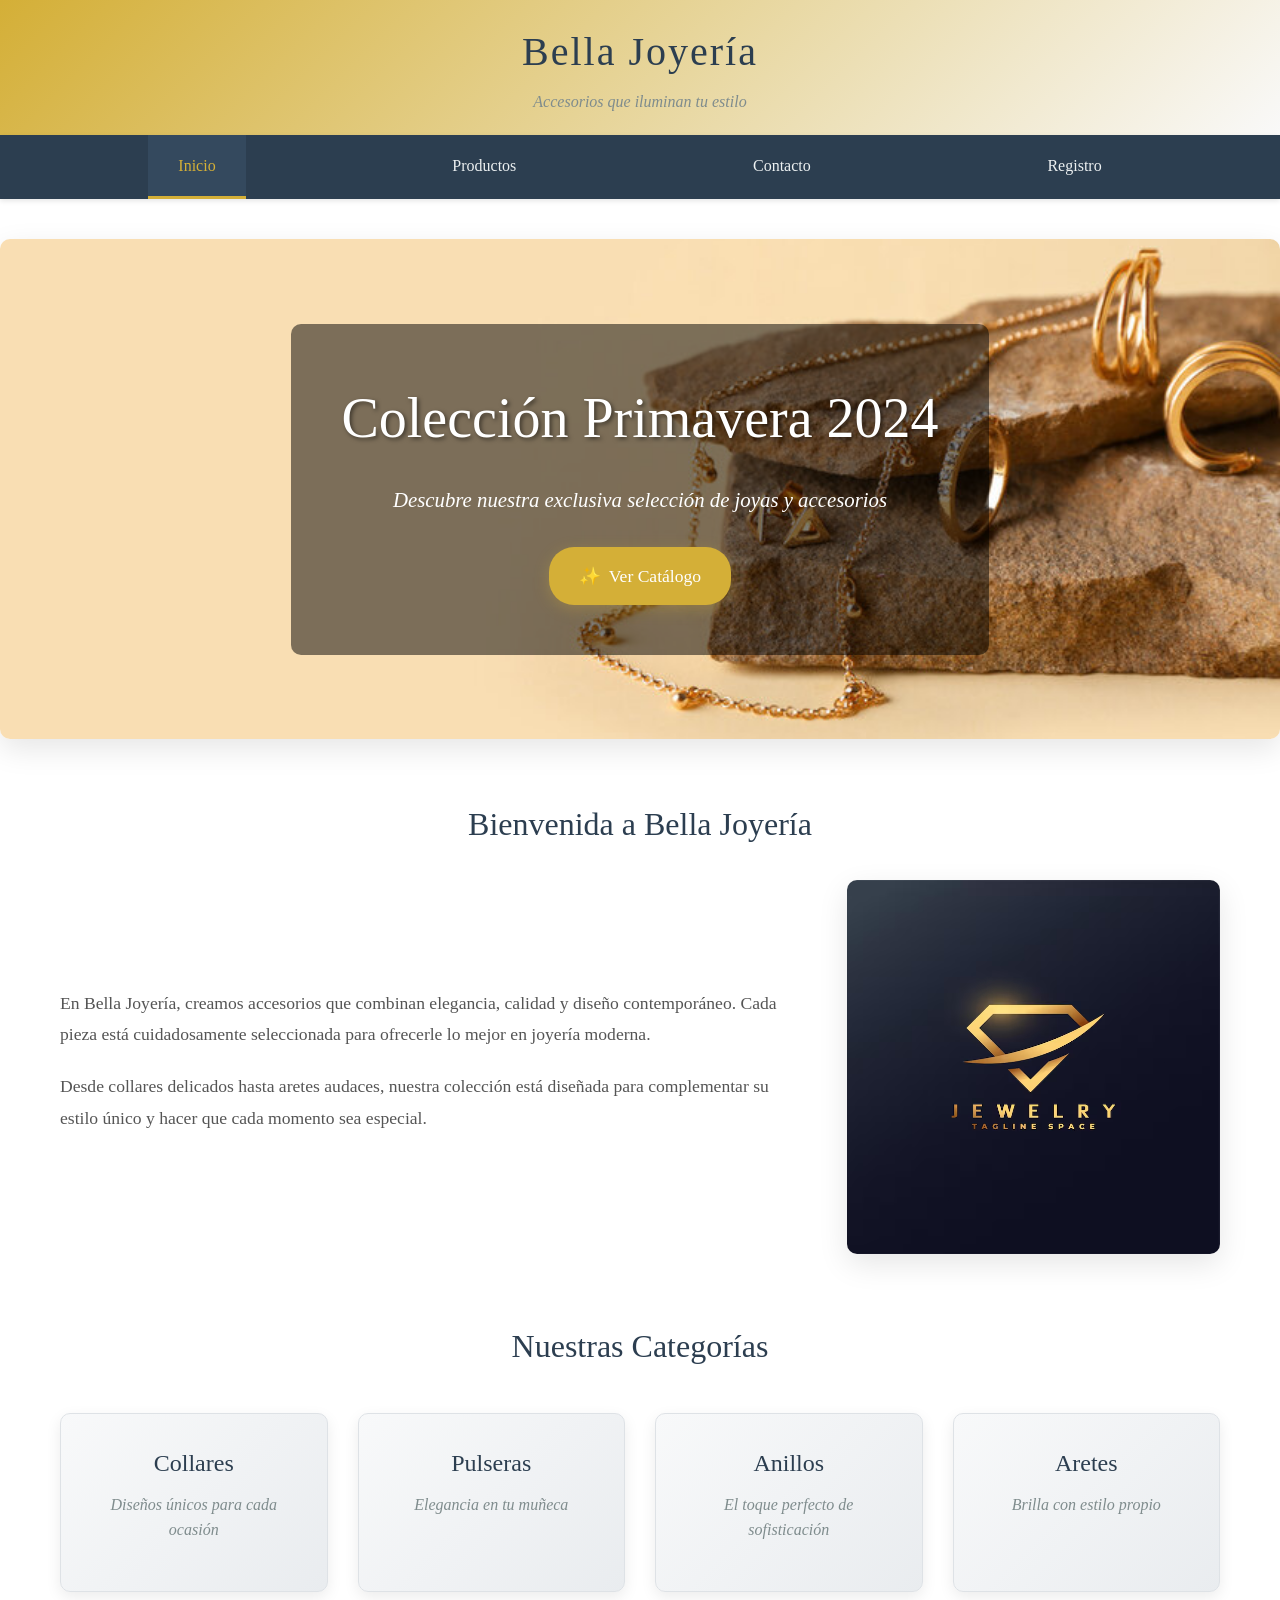
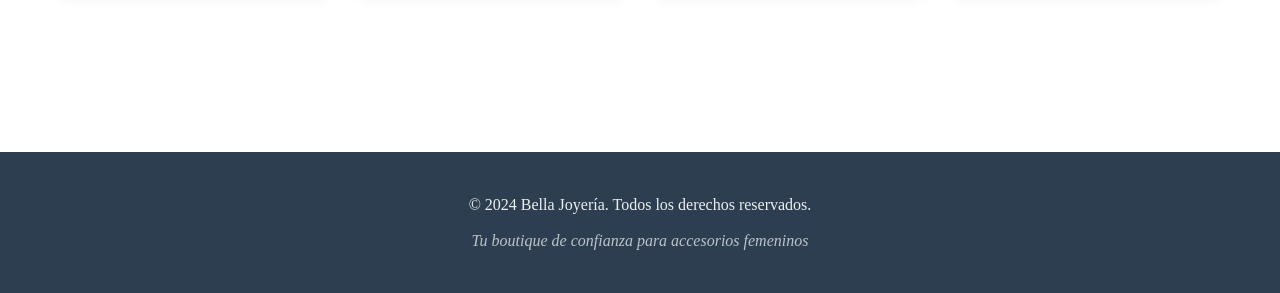
<file: index.html>
<!DOCTYPE html>
<html lang="es">
<head>
    <meta charset="UTF-8">
    <meta name="viewport" content="width=device-width, initial-scale=1.0">
    <title>Bella Joyería - Boutique de Accesorios Femeninos</title>
    <link rel="stylesheet" href="css/style.css">
    <link rel="stylesheet" href="css/responsive.css">
</head>
<body>
    <!-- Header con nombre de la boutique -->
    <header class="header">
        <div class="container">
            <h1 class="logo">Bella Joyería</h1>
            <p class="tagline">Accesorios que iluminan tu estilo</p>
        </div>
    </header>

    <!-- Navegación principal -->
    <nav class="nav">
        <div class="container">
            <ul class="nav-menu">
                <li><a href="index.html" class="nav-link active">Inicio</a></li>
                <li><a href="productos.html" class="nav-link">Productos</a></li>
                <li><a href="contacto.html" class="nav-link">Contacto</a></li>
                <li><a href="registro.html" class="nav-link">Registro</a></li>
            </ul>
        </div>
    </nav>

    <!-- Contenido principal -->
    <main class="main">
        <!-- Banner principal -->
        <section class="banner">
            <div class="banner-content">
                <img src="img/banner.jpg" alt="Banner de Bella Joyería" class="banner-image">
                <div class="banner-text">
                    <h2 class="banner-title">Colección Primavera 2024</h2>
                    <p class="banner-subtitle">Descubre nuestra exclusiva selección de joyas y accesorios</p>
                    <a href="productos.html" class="btn-primary">Ver Catálogo</a>
                </div>
            </div>
        </section>

        <!-- Sección introductoria -->
        <section class="intro">
            <div class="container">
                <h2 class="section-title">Bienvenida a Bella Joyería</h2>
                <div class="intro-content">
                    <div class="intro-text">
                        <p class="intro-description">
                            En Bella Joyería, creamos accesorios que combinan elegancia, calidad y diseño contemporáneo. 
                            Cada pieza está cuidadosamente seleccionada para ofrecerle lo mejor en joyería moderna.
                        </p>
                        <p class="intro-description">
                            Desde collares delicados hasta aretes audaces, nuestra colección está diseñada para 
                            complementar su estilo único y hacer que cada momento sea especial.
                        </p>
                    </div>
                    <div class="intro-image">
                        <img src="img/logooo.avif" alt="Nuestra boutique" class="perfil-img">
                    </div>
                </div>
            </div>
        </section>

        <!-- Sección de categorías destacadas -->
        <section class="categories">
            <div class="container">
                <h2 class="section-title">Nuestras Categorías</h2>
                <div class="categories-grid">
                    <div class="category-card">
                        <h3>Collares</h3>
                        <p>Diseños únicos para cada ocasión</p>
                    </div>
                    <div class="category-card">
                        <h3>Pulseras</h3>
                        <p>Elegancia en tu muñeca</p>
                    </div>
                    <div class="category-card">
                        <h3>Anillos</h3>
                        <p>El toque perfecto de sofisticación</p>
                    </div>
                    <div class="category-card">
                        <h3>Aretes</h3>
                        <p>Brilla con estilo propio</p>
                    </div>
                </div>
            </div>
        </section>
    </main>

    <!-- Footer -->
    <footer class="footer">
        <div class="container">
            <p>&copy; 2024 Bella Joyería. Todos los derechos reservados.</p>
            <p>Tu boutique de confianza para accesorios femeninos</p>
        </div>
    </footer>
</body>
</html>
</file>
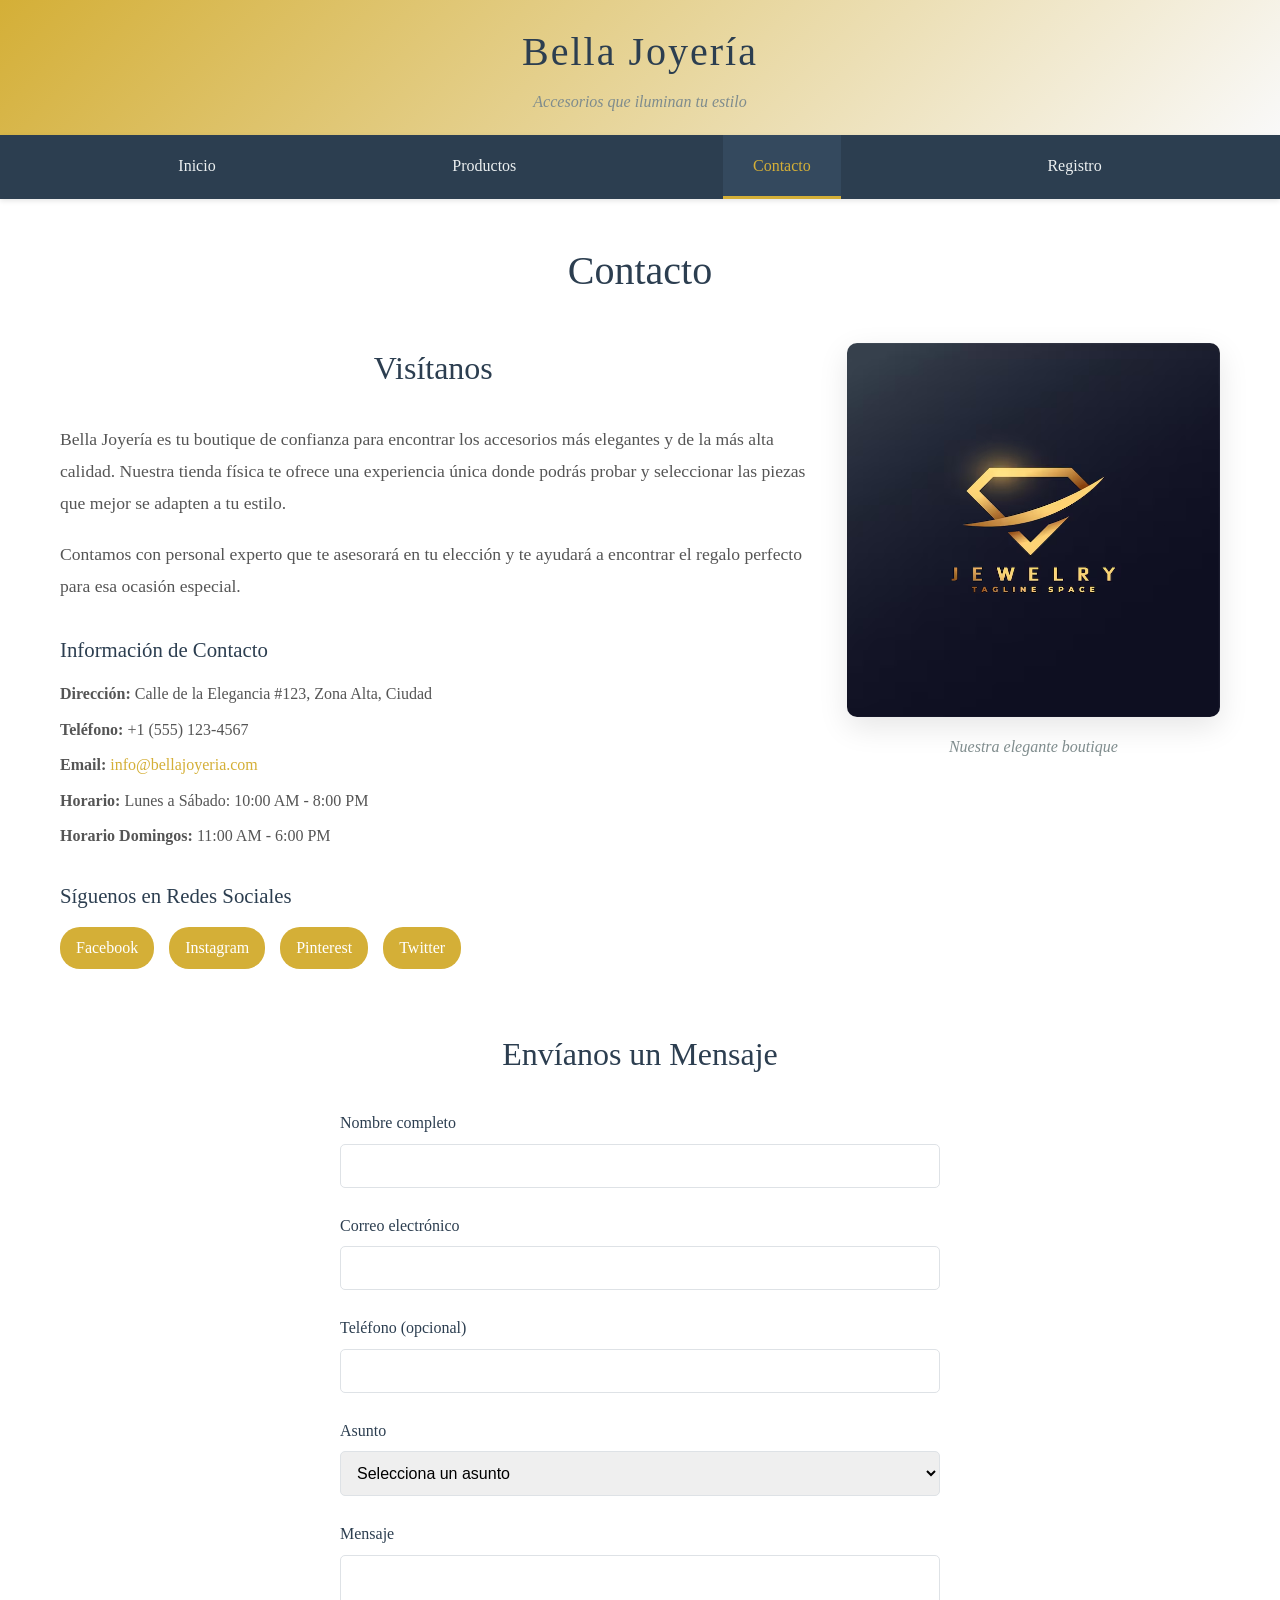
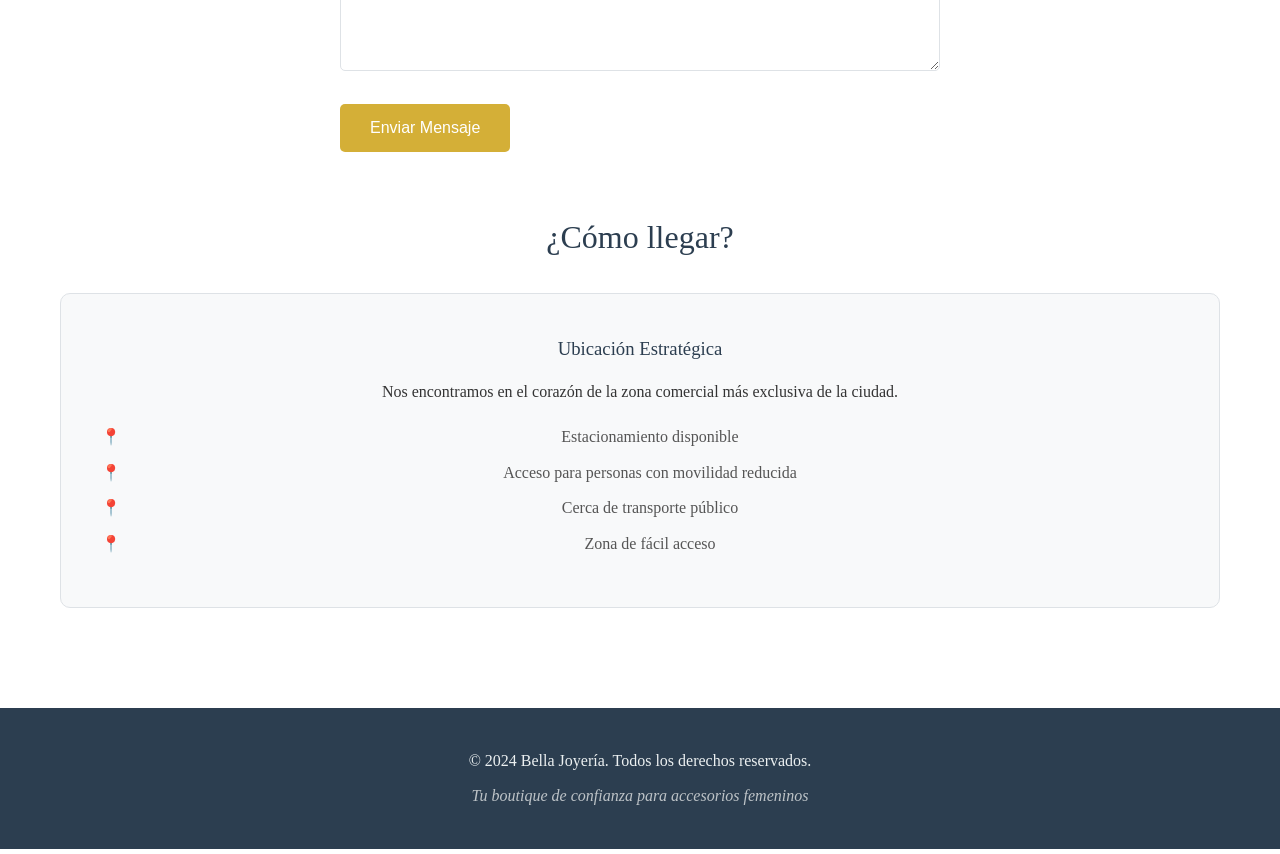
<file: contacto.html>
<!DOCTYPE html>
<html lang="es">
<head>
    <meta charset="UTF-8">
    <meta name="viewport" content="width=device-width, initial-scale=1.0">
    <title>Contacto - Bella Joyería</title>
    <link rel="stylesheet" href="css/style.css">
    <link rel="stylesheet" href="css/responsive.css">
</head>
<body>
    <!-- Header -->
    <header class="header">
        <div class="container">
            <h1 class="logo">Bella Joyería</h1>
            <p class="tagline">Accesorios que iluminan tu estilo</p>
        </div>
    </header>

    <!-- Navegación -->
    <nav class="nav">
        <div class="container">
            <ul class="nav-menu">
                <li><a href="index.html" class="nav-link">Inicio</a></li>
                <li><a href="productos.html" class="nav-link">Productos</a></li>
                <li><a href="contacto.html" class="nav-link active">Contacto</a></li>
                <li><a href="registro.html" class="nav-link">Registro</a></li>
            </ul>
        </div>
    </nav>

    <!-- Contenido principal -->
    <main class="main">
        <div class="container">
            <h1 class="page-title">Contacto</h1>
            
            <!-- Información de contacto -->
            <section class="contact-info">
                <div class="contact-content">
                    <div class="contact-text">
                        <h2 class="section-title">Visítanos</h2>
                        <p class="store-description">
                            Bella Joyería es tu boutique de confianza para encontrar los accesorios más elegantes 
                            y de la más alta calidad. Nuestra tienda física te ofrece una experiencia única donde 
                            podrás probar y seleccionar las piezas que mejor se adapten a tu estilo.
                        </p>
                        <p class="store-description">
                            Contamos con personal experto que te asesorará en tu elección y te ayudará a encontrar 
                            el regalo perfecto para esa ocasión especial.
                        </p>
                        
                        <div class="contact-details">
                            <h3>Información de Contacto</h3>
                            <ul class="contact-list">
                                <li><strong>Dirección:</strong> Calle de la Elegancia #123, Zona Alta, Ciudad</li>
                                <li><strong>Teléfono:</strong> +1 (555) 123-4567</li>
                                <li><strong>Email:</strong> <a href="mailto:info@bellajoyeria.com" class="email-link">info@bellajoyeria.com</a></li>
                                <li><strong>Horario:</strong> Lunes a Sábado: 10:00 AM - 8:00 PM</li>
                                <li><strong>Horario Domingos:</strong> 11:00 AM - 6:00 PM</li>
                            </ul>
                        </div>

                        <div class="social-media">
                            <h3>Síguenos en Redes Sociales</h3>
                            <div class="social-links">
                                <a href="#" class="social-link">Facebook</a>
                                <a href="#" class="social-link">Instagram</a>
                                <a href="#" class="social-link">Pinterest</a>
                                <a href="#" class="social-link">Twitter</a>
                            </div>
                        </div>
                    </div>

                    <div class="contact-image">
                        <img src="img/logooo.avif" alt="Nuestra boutique Bella Joyería" class="store-image">
                        <p class="image-caption">Nuestra elegante boutique</p>
                    </div>
                </div>
            </section>

            <!-- Formulario de contacto -->
            <section class="contact-form-section">
                <h2 class="section-title">Envíanos un Mensaje</h2>
                <form class="contact-form">
                    <div class="form-group">
                        <label for="name" class="form-label">Nombre completo</label>
                        <input type="text" id="name" name="name" class="form-input" required>
                    </div>

                    <div class="form-group">
                        <label for="email" class="form-label">Correo electrónico</label>
                        <input type="email" id="email" name="email" class="form-input" required>
                    </div>

                    <div class="form-group">
                        <label for="phone" class="form-label">Teléfono (opcional)</label>
                        <input type="tel" id="phone" name="phone" class="form-input">
                    </div>

                    <div class="form-group">
                        <label for="subject" class="form-label">Asunto</label>
                        <select id="subject" name="subject" class="form-input">
                            <option value="">Selecciona un asunto</option>
                            <option value="consulta">Consulta sobre productos</option>
                            <option value="pedido">Información de pedido</option>
                            <option value="sugerencia">Sugerencias</option>
                            <option value="otro">Otro</option>
                        </select>
                    </div>

                    <div class="form-group">
                        <label for="message" class="form-label">Mensaje</label>
                        <textarea id="message" name="message" class="form-textarea" rows="5" required></textarea>
                    </div>

                    <button type="submit" class="btn-submit">Enviar Mensaje</button>
                </form>
            </section>

            <!-- Mapa de ubicación -->
            <section class="map-section">
                <h2 class="section-title">¿Cómo llegar?</h2>
                <div class="map-placeholder">
                    <div class="map-content">
                        <h3>Ubicación Estratégica</h3>
                        <p>Nos encontramos en el corazón de la zona comercial más exclusiva de la ciudad.</p>
                        <ul class="directions">
                            <li>Estacionamiento disponible</li>
                            <li>Acceso para personas con movilidad reducida</li>
                            <li>Cerca de transporte público</li>
                            <li>Zona de fácil acceso</li>
                        </ul>
                    </div>
                </div>
            </section>
        </div>
    </main>

    <!-- Footer -->
    <footer class="footer">
        <div class="container">
            <p>&copy; 2024 Bella Joyería. Todos los derechos reservados.</p>
            <p>Tu boutique de confianza para accesorios femeninos</p>
        </div>
    </footer>
</body>
</html>
</file>
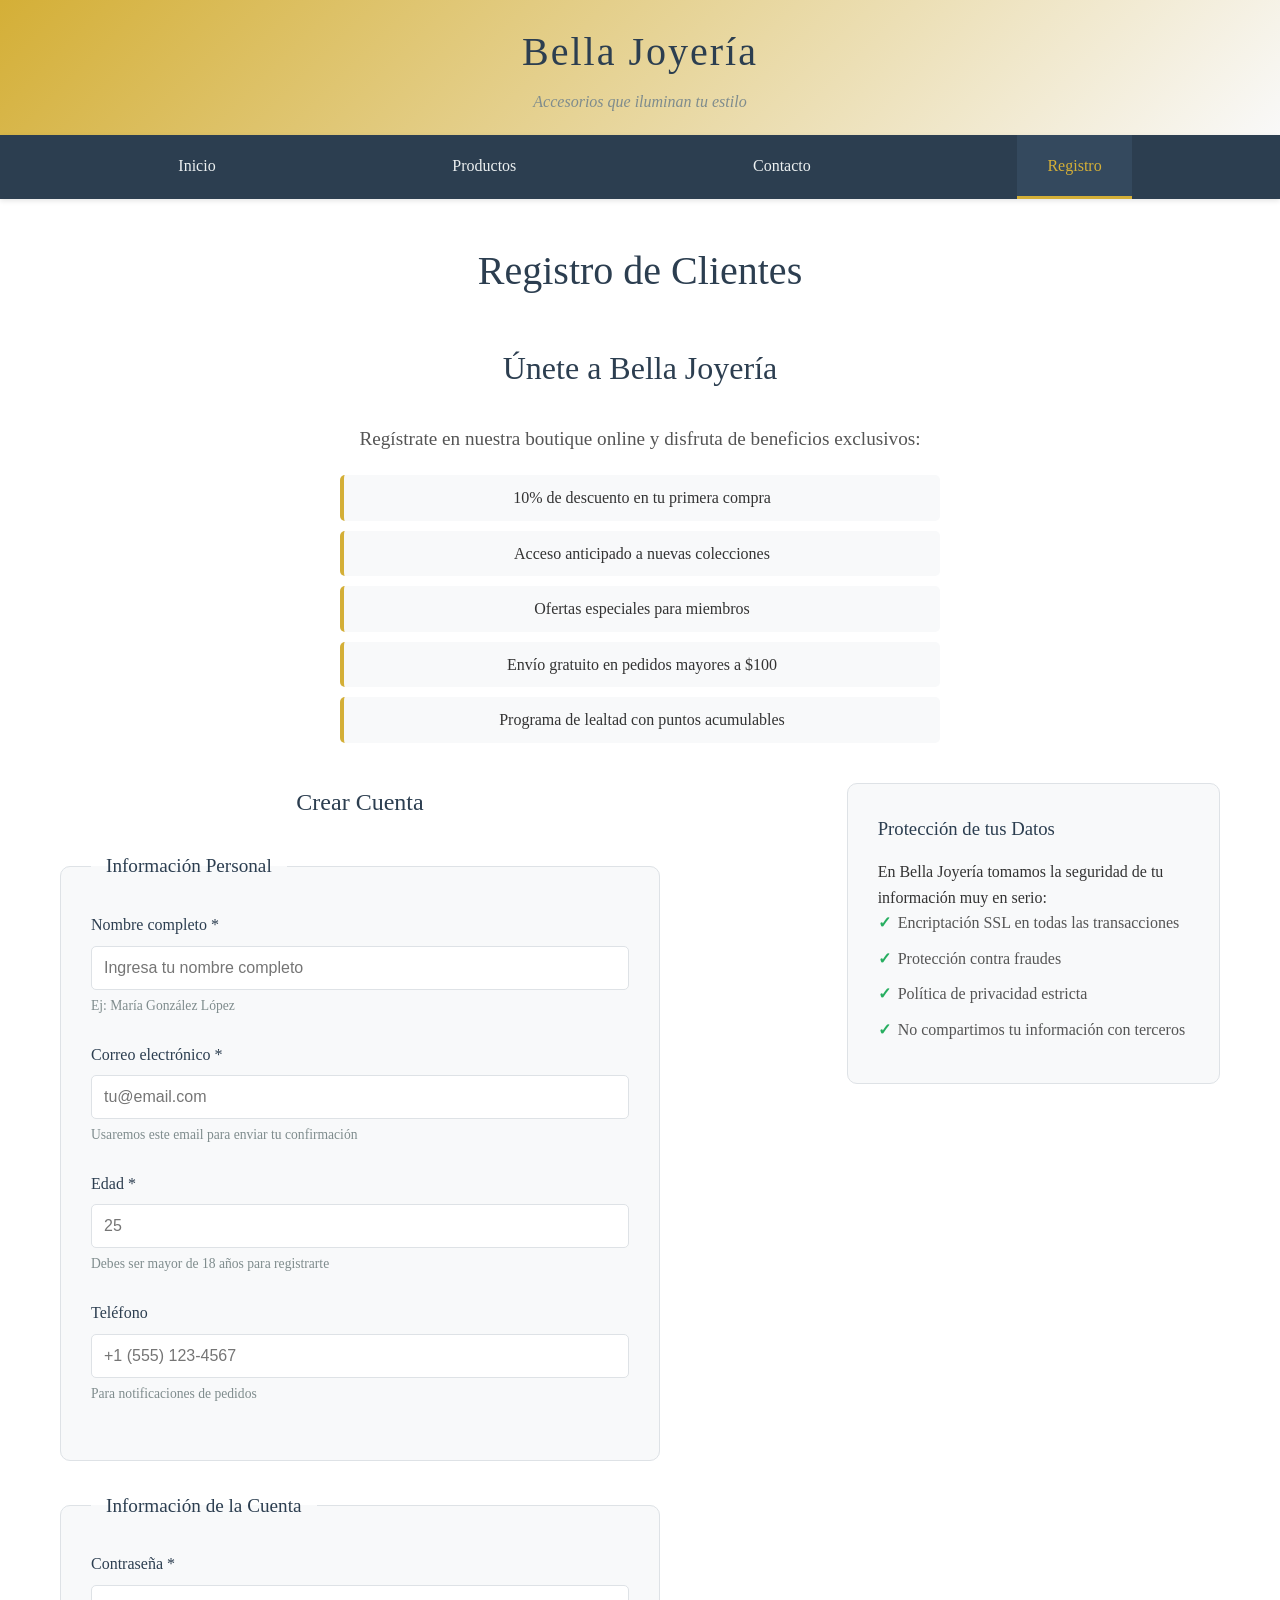
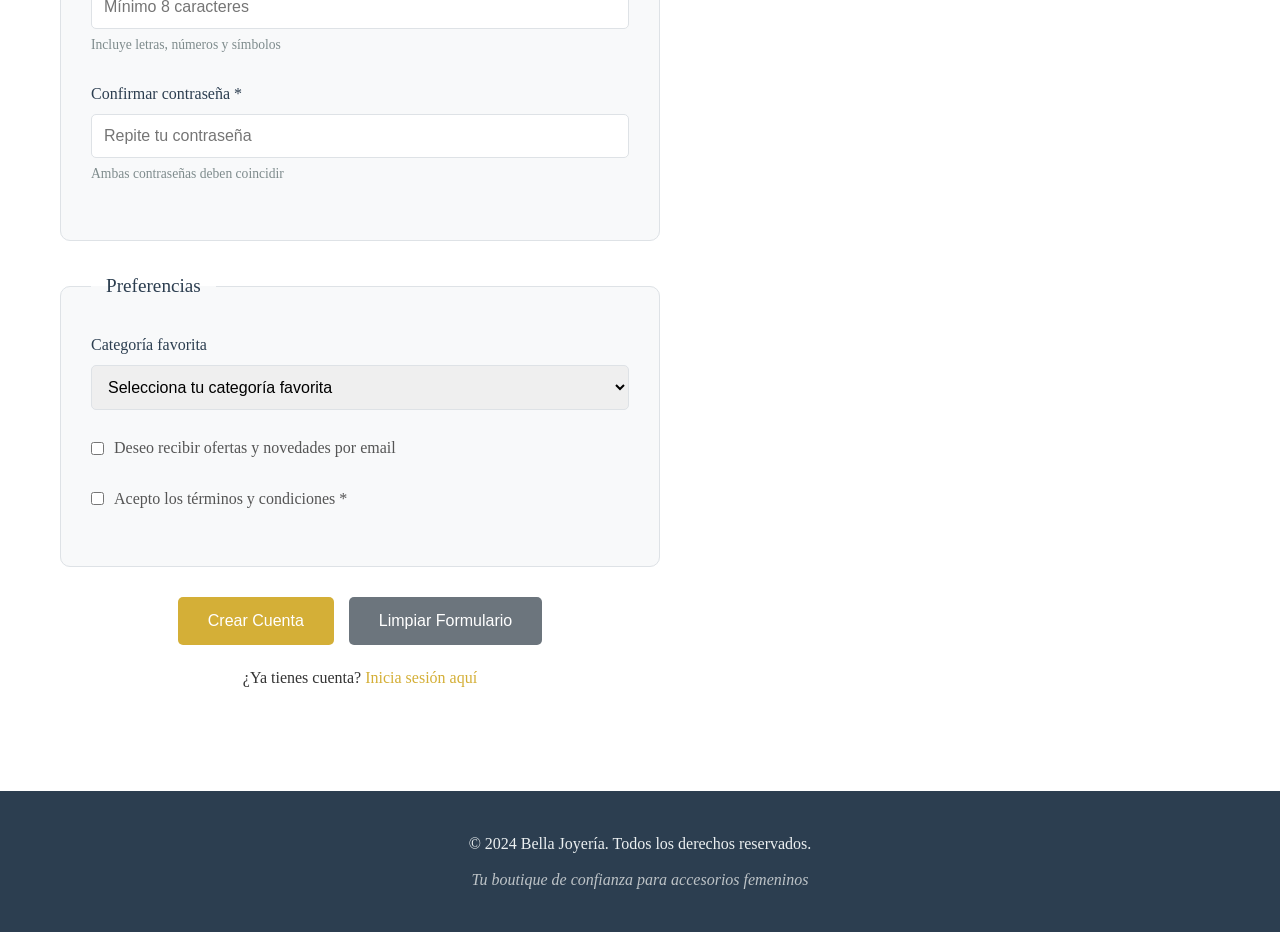
<file: registro.html>
<!DOCTYPE html>
<html lang="es">
<head>
    <meta charset="UTF-8">
    <meta name="viewport" content="width=device-width, initial-scale=1.0">
    <title>Registro - Bella Joyería</title>
    <link rel="stylesheet" href="css/style.css">
    <link rel="stylesheet" href="css/responsive.css">
</head>
<body>
    <!-- Header -->
    <header class="header">
        <div class="container">
            <h1 class="logo">Bella Joyería</h1>
            <p class="tagline">Accesorios que iluminan tu estilo</p>
        </div>
    </header>

    <!-- Navegación -->
    <nav class="nav">
        <div class="container">
            <ul class="nav-menu">
                <li><a href="index.html" class="nav-link">Inicio</a></li>
                <li><a href="productos.html" class="nav-link">Productos</a></li>
                <li><a href="contacto.html" class="nav-link">Contacto</a></li>
                <li><a href="registro.html" class="nav-link active">Registro</a></li>
            </ul>
        </div>
    </nav>

    <!-- Contenido principal -->
    <main class="main">
        <div class="container">
            <h1 class="page-title">Registro de Clientes</h1>
            
            <!-- Sección de bienvenida -->
            <section class="welcome-section">
                <div class="welcome-content">
                    <h2 class="section-title">Únete a Bella Joyería</h2>
                    <p class="welcome-text">
                        Regístrate en nuestra boutique online y disfruta de beneficios exclusivos:
                    </p>
                    <ul class="benefits-list">
                        <li>10% de descuento en tu primera compra</li>
                        <li>Acceso anticipado a nuevas colecciones</li>
                        <li>Ofertas especiales para miembros</li>
                        <li>Envío gratuito en pedidos mayores a $100</li>
                        <li>Programa de lealtad con puntos acumulables</li>
                    </ul>
                </div>
            </section>

            <!-- Formulario de registro -->
            <section class="registration-section">
                <div class="form-container">
                    <h2 class="form-title">Crear Cuenta</h2>
                    <form class="registration-form" id="registrationForm">
                        <!-- Información personal -->
                        <fieldset class="form-fieldset">
                            <legend class="fieldset-legend">Información Personal</legend>
                            
                            <div class="form-group">
                                <label for="nombre" class="form-label">Nombre completo *</label>
                                <input type="text" id="nombre" name="nombre" class="form-input" required 
                                       placeholder="Ingresa tu nombre completo">
                                <small class="form-help">Ej: María González López</small>
                            </div>

                            <div class="form-group">
                                <label for="email" class="form-label">Correo electrónico *</label>
                                <input type="email" id="email" name="email" class="form-input" required 
                                       placeholder="tu@email.com">
                                <small class="form-help">Usaremos este email para enviar tu confirmación</small>
                            </div>

                            <div class="form-group">
                                <label for="edad" class="form-label">Edad *</label>
                                <input type="number" id="edad" name="edad" class="form-input" required 
                                       min="18" max="100" placeholder="25">
                                <small class="form-help">Debes ser mayor de 18 años para registrarte</small>
                            </div>

                            <div class="form-group">
                                <label for="telefono" class="form-label">Teléfono</label>
                                <input type="tel" id="telefono" name="telefono" class="form-input" 
                                       placeholder="+1 (555) 123-4567">
                                <small class="form-help">Para notificaciones de pedidos</small>
                            </div>
                        </fieldset>

                        <!-- Información de la cuenta -->
                        <fieldset class="form-fieldset">
                            <legend class="fieldset-legend">Información de la Cuenta</legend>
                            
                            <div class="form-group">
                                <label for="password" class="form-label">Contraseña *</label>
                                <input type="password" id="password" name="password" class="form-input" required 
                                       minlength="8" placeholder="Mínimo 8 caracteres">
                                <small class="form-help">Incluye letras, números y símbolos</small>
                            </div>

                            <div class="form-group">
                                <label for="confirm_password" class="form-label">Confirmar contraseña *</label>
                                <input type="password" id="confirm_password" name="confirm_password" 
                                       class="form-input" required placeholder="Repite tu contraseña">
                                <small class="form-help">Ambas contraseñas deben coincidir</small>
                            </div>
                        </fieldset>

                        <!-- Preferencias -->
                        <fieldset class="form-fieldset">
                            <legend class="fieldset-legend">Preferencias</legend>
                            
                            <div class="form-group">
                                <label for="categoria_favorita" class="form-label">Categoría favorita</label>
                                <select id="categoria_favorita" name="categoria_favorita" class="form-input">
                                    <option value="">Selecciona tu categoría favorita</option>
                                    <option value="collares">Collares</option>
                                    <option value="pulseras">Pulseras</option>
                                    <option value="anillos">Anillos</option>
                                    <option value="aretes">Aretes</option>
                                    <option value="sets">Sets de Joyería</option>
                                </select>
                            </div>

                            <div class="form-group">
                                <label class="checkbox-label">
                                    <input type="checkbox" id="newsletter" name="newsletter" class="checkbox-input">
                                    <span class="checkbox-text">Deseo recibir ofertas y novedades por email</span>
                                </label>
                            </div>

                            <div class="form-group">
                                <label class="checkbox-label">
                                    <input type="checkbox" id="terminos" name="terminos" class="checkbox-input" required>
                                    <span class="checkbox-text">Acepto los términos y condiciones *</span>
                                </label>
                            </div>
                        </fieldset>

                        <!-- Botones de acción -->
                        <div class="form-actions">
                            <button type="submit" class="btn-submit">Crear Cuenta</button>
                            <button type="reset" class="btn-reset">Limpiar Formulario</button>
                        </div>

                        <div class="form-footer">
                            <p class="login-link">¿Ya tienes cuenta? <a href="#" class="link">Inicia sesión aquí</a></p>
                        </div>
                    </form>
                </div>

                <!-- Información de seguridad -->
                <div class="security-info">
                    <h3>Protección de tus Datos</h3>
                    <p>En Bella Joyería tomamos la seguridad de tu información muy en serio:</p>
                    <ul class="security-features">
                        <li>Encriptación SSL en todas las transacciones</li>
                        <li>Protección contra fraudes</li>
                        <li>Política de privacidad estricta</li>
                        <li>No compartimos tu información con terceros</li>
                    </ul>
                </div>
            </section>
        </div>
    </main>

    <!-- Footer -->
    <footer class="footer">
        <div class="container">
            <p>&copy; 2024 Bella Joyería. Todos los derechos reservados.</p>
            <p>Tu boutique de confianza para accesorios femeninos</p>
        </div>
    </footer>

    <!-- JavaScript para validación del formulario -->
    <script>
        document.getElementById('registrationForm').addEventListener('submit', function(e) {
            e.preventDefault();
            
            const password = document.getElementById('password').value;
            const confirmPassword = document.getElementById('confirm_password').value;
            
            if (password !== confirmPassword) {
                alert('Las contraseñas no coinciden. Por favor, verifica e intenta nuevamente.');
                return;
            }
            
            if (password.length < 8) {
                alert('La contraseña debe tener al menos 8 caracteres.');
                return;
            }
            
            alert('¡Registro exitoso! Bienvenida a Bella Joyería.');
            this.reset();
        });
    </script>
</body>
</html>
</file>
<file: css/style.css>
/* =================================
   ESTILOS GLOBALES
   ================================= */
* {
    margin: 0;
    padding: 0;
    box-sizing: border-box;
}

body {
    font-family: 'Georgia', serif;
    line-height: 1.6;
    color: #333;
    background-color: #fff;
}

.container {
    max-width: 1200px;
    margin: 0 auto;
    padding: 0 20px;
}

/* =================================
   HEADER
   ================================= */
.header {
    background: linear-gradient(135deg, #d4af37 0%, #f9f9f9 100%);
    padding: 20px 0;
    text-align: center;
    box-shadow: 0 2px 10px rgba(0,0,0,0.1);
}

.logo {
    font-size: 2.5rem;
    color: #2c3e50;
    font-weight: 300;
    letter-spacing: 2px;
    margin-bottom: 5px;
}

.tagline {
    font-size: 1rem;
    color: #7f8c8d;
    font-style: italic;
}

/* =================================
   NAVEGACIÓN
   ================================= */
.nav {
    background-color: #2c3e50;
    padding: 0;
    position: sticky;
    top: 0;
    z-index: 1000;
    box-shadow: 0 2px 5px rgba(0,0,0,0.1);
}

.nav-menu {
    display: flex;
    justify-content: center;
    list-style: none;
    margin: 0;
    padding: 0;
}

.nav-menu li {
    position: relative;
}

.nav-link {
    display: block;
    color: #ecf0f1;
    text-decoration: none;
    padding: 15px 25px;
    font-size: 1rem;
    transition: all 0.3s ease;
    border-bottom: 3px solid transparent;
}

.nav-link:hover {
    background-color: #34495e;
    color: #d4af37;
    border-bottom-color: #d4af37;
}

.nav-link.active {
    background-color: #34495e;
    border-bottom-color: #d4af37;
    color: #d4af37;
}

/* =================================
   MAIN
   ================================= */
.main {
    min-height: 60vh;
    padding: 40px 0;
}

.page-title {
    text-align: center;
    font-size: 2.5rem;
    color: #2c3e50;
    margin-bottom: 40px;
    font-weight: 300;
}

.section-title {
    font-size: 2rem;
    color: #2c3e50;
    margin-bottom: 30px;
    text-align: center;
    font-weight: 300;
}

/* =================================
   BANNER (INDEX)
   ================================= */
.banner {
    margin-bottom: 60px;
    position: relative;
    overflow: hidden;
    border-radius: 10px;
    box-shadow: 0 10px 30px rgba(0,0,0,0.1);
}

.banner-content {
    position: relative;
    display: flex;
    align-items: center;
    justify-content: center;
    min-height: 400px;
}

.banner-image {
    width: 100%;
    height: 400px;
    object-fit: cover;
    position: absolute;
    top: 0;
    left: 0;
    z-index: 1;
}

.banner-text {
    position: relative;
    z-index: 2;
    text-align: center;
    color: #fff;
    padding: 40px;
    background: rgba(0,0,0,0.5);
    border-radius: 10px;
    max-width: 600px;
}

.banner-title {
    font-size: 3rem;
    margin-bottom: 20px;
    font-weight: 300;
    text-shadow: 2px 2px 4px rgba(0,0,0,0.5);
}

.banner-subtitle {
    font-size: 1.2rem;
    margin-bottom: 30px;
    font-style: italic;
}

.btn-primary {
    display: inline-block;
    background-color: #d4af37;
    color: #fff;
    padding: 15px 30px;
    text-decoration: none;
    border-radius: 25px;
    font-size: 1.1rem;
    transition: all 0.3s ease;
    border: none;
    cursor: pointer;
    box-shadow: 0 4px 15px rgba(212, 175, 55, 0.3);
}

.btn-primary:hover {
    background-color: #b8941f;
    transform: translateY(-2px);
    box-shadow: 0 6px 20px rgba(212, 175, 55, 0.4);
}

/* =================================
   SECCIÓN INTRODUCTORIA (INDEX)
   ================================= */
.intro {
    margin-bottom: 60px;
}

.intro-content {
    display: flex;
    align-items: center;
    gap: 40px;
}

.intro-text {
    flex: 1;
}

.intro-description {
    font-size: 1.1rem;
    line-height: 1.8;
    margin-bottom: 20px;
    color: #555;
}

.intro-image {
    flex: 0 0 300px;
}

.perfil-img {
    width: 100%;
    height: auto;
    border-radius: 10px;
    box-shadow: 0 10px 30px rgba(0,0,0,0.1);
}

/* =================================
   CATEGORÍAS (INDEX)
   ================================= */
.categories {
    margin-bottom: 60px;
}

.categories-grid {
    display: grid;
    grid-template-columns: repeat(auto-fit, minmax(250px, 1fr));
    gap: 30px;
    margin-top: 40px;
}

.category-card {
    background: linear-gradient(135deg, #f8f9fa 0%, #e9ecef 100%);
    padding: 30px;
    border-radius: 10px;
    text-align: center;
    transition: all 0.3s ease;
    border: 1px solid #dee2e6;
    box-shadow: 0 5px 15px rgba(0,0,0,0.08);
}

.category-card:hover {
    transform: translateY(-5px);
    box-shadow: 0 10px 25px rgba(0,0,0,0.15);
    border-color: #d4af37;
}

.category-card h3 {
    font-size: 1.5rem;
    color: #2c3e50;
    margin-bottom: 10px;
    font-weight: 300;
}

.category-card p {
    color: #7f8c8d;
    font-style: italic;
}

/* =================================
   PRODUCTOS (PRODUCTOS.HTML)
   ================================= */
.categories-list {
    margin-bottom: 40px;
}

.categories-menu {
    display: flex;
    justify-content: center;
    list-style: none;
    flex-wrap: wrap;
    gap: 20px;
}

.category-link {
    display: inline-block;
    background-color: #f8f9fa;
    color: #2c3e50;
    padding: 10px 20px;
    text-decoration: none;
    border-radius: 20px;
    transition: all 0.3s ease;
    border: 1px solid #dee2e6;
}

.category-link:hover {
    background-color: #d4af37;
    color: #fff;
    transform: translateY(-2px);
}

/* Tabla de productos */
.products-table {
    width: 100%;
    border-collapse: collapse;
    margin: 40px 0;
    background-color: #fff;
    box-shadow: 0 5px 15px rgba(0,0,0,0.08);
    border-radius: 10px;
    overflow: hidden;
}

.products-table th,
.products-table td {
    padding: 15px;
    text-align: left;
    border-bottom: 1px solid #dee2e6;
}

.products-table th {
    background-color: #2c3e50;
    color: #fff;
    font-weight: 300;
    font-size: 1.1rem;
}

.products-table tr:hover {
    background-color: #f8f9fa;
}

.product-thumb {
    width: 60px;
    height: 60px;
    object-fit: cover;
    border-radius: 5px;
}

.price {
    font-weight: bold;
    color: #27ae60;
    font-size: 1.1rem;
}

.category-tag {
    background-color: #d4af37;
    color: #fff;
    padding: 4px 12px;
    border-radius: 15px;
    font-size: 0.9rem;
}

/* Grid de productos */
.products-grid-section {
    margin-top: 60px;
}

.products-grid {
    display: flex;
    flex-wrap: wrap;
    justify-content: center;
    gap: 30px;
    margin-top: 40px;
}

.product-card {
    background-color: #fff;
    border-radius: 10px;
    overflow: hidden;
    box-shadow: 0 10px 30px rgba(0,0,0,0.1);
    transition: all 0.3s ease;
    width: 300px;
    border: 1px solid #dee2e6;
}

.product-card:hover {
    transform: translateY(-10px);
    box-shadow: 0 15px 40px rgba(0,0,0,0.15);
}

.product-image {
    width: 100%;
    height: 250px;
    object-fit: cover;
}

.product-info {
    padding: 20px;
}

.product-name {
    font-size: 1.3rem;
    color: #2c3e50;
    margin-bottom: 10px;
    font-weight: 300;
}

.product-description {
    color: #7f8c8d;
    font-size: 0.95rem;
    margin-bottom: 15px;
    line-height: 1.6;
}

.product-price {
    font-size: 1.5rem;
    color: #27ae60;
    font-weight: bold;
    margin-bottom: 20px;
}

.btn-add-cart {
    width: 100%;
    background-color: #d4af37;
    color: #fff;
    padding: 12px;
    border: none;
    border-radius: 5px;
    cursor: pointer;
    font-size: 1rem;
    transition: all 0.3s ease;
}

.btn-add-cart:hover {
    background-color: #b8941f;
    transform: translateY(-2px);
}

/* =================================
   CONTACTO (CONTACTO.HTML)
   ================================= */
.contact-info {
    margin-bottom: 60px;
}

.contact-content {
    display: flex;
    gap: 40px;
    align-items: flex-start;
}

.contact-text {
    flex: 1;
}

.store-description {
    font-size: 1.1rem;
    line-height: 1.8;
    margin-bottom: 20px;
    color: #555;
}

.contact-details {
    margin: 30px 0;
}

.contact-details h3 {
    color: #2c3e50;
    margin-bottom: 15px;
    font-size: 1.3rem;
    font-weight: 300;
}

.contact-list {
    list-style: none;
}

.contact-list li {
    margin-bottom: 10px;
    color: #555;
}

.email-link {
    color: #d4af37;
    text-decoration: none;
}

.email-link:hover {
    text-decoration: underline;
}

.social-media h3 {
    color: #2c3e50;
    margin-bottom: 15px;
    font-size: 1.3rem;
    font-weight: 300;
}

.social-links {
    display: flex;
    gap: 15px;
}

.social-link {
    background-color: #d4af37;
    color: #fff;
    padding: 8px 16px;
    text-decoration: none;
    border-radius: 20px;
    transition: all 0.3s ease;
}

.social-link:hover {
    background-color: #b8941f;
    transform: translateY(-2px);
}

.contact-image {
    flex: 0 0 300px;
}

.store-image {
    width: 100%;
    height: auto;
    border-radius: 10px;
    box-shadow: 0 10px 30px rgba(0,0,0,0.1);
}

.image-caption {
    text-align: center;
    margin-top: 10px;
    color: #7f8c8d;
    font-style: italic;
}

/* Formulario de contacto */
.contact-form-section {
    margin-bottom: 60px;
}

.contact-form {
    max-width: 600px;
    margin: 0 auto;
}

/* =================================
   FORMULARIOS (REGISTRO.HTML)
   ================================= */
.welcome-section {
    margin-bottom: 40px;
}

.welcome-text {
    font-size: 1.2rem;
    color: #555;
    margin-bottom: 20px;
    text-align: center;
}

.benefits-list {
    max-width: 600px;
    margin: 0 auto;
    list-style: none;
    text-align: center;
}

.benefits-list li {
    margin-bottom: 10px;
    padding: 10px;
    background-color: #f8f9fa;
    border-radius: 5px;
    border-left: 4px solid #d4af37;
}

.registration-section {
    display: flex;
    gap: 40px;
    align-items: flex-start;
}

.form-container {
    flex: 1;
    max-width: 600px;
}

.form-title {
    text-align: center;
    color: #2c3e50;
    margin-bottom: 30px;
    font-weight: 300;
}

.form-fieldset {
    border: 1px solid #dee2e6;
    border-radius: 10px;
    padding: 30px;
    margin-bottom: 30px;
    background-color: #f8f9fa;
}

.fieldset-legend {
    color: #2c3e50;
    font-size: 1.2rem;
    font-weight: 300;
    padding: 0 15px;
}

.form-group {
    margin-bottom: 25px;
}

.form-label {
    display: block;
    color: #2c3e50;
    font-weight: 300;
    margin-bottom: 8px;
    font-size: 1rem;
}

.form-input {
    width: 100%;
    padding: 12px;
    border: 1px solid #dee2e6;
    border-radius: 5px;
    font-size: 1rem;
    transition: border-color 0.3s ease;
}

.form-input:focus {
    outline: none;
    border-color: #d4af37;
    box-shadow: 0 0 0 3px rgba(212, 175, 55, 0.1);
}

.form-textarea {
    width: 100%;
    padding: 12px;
    border: 1px solid #dee2e6;
    border-radius: 5px;
    font-size: 1rem;
    resize: vertical;
    transition: border-color 0.3s ease;
}

.form-textarea:focus {
    outline: none;
    border-color: #d4af37;
    box-shadow: 0 0 0 3px rgba(212, 175, 55, 0.1);
}

.form-help {
    display: block;
    color: #7f8c8d;
    font-size: 0.85rem;
    margin-top: 5px;
}

.checkbox-label {
    display: flex;
    align-items: center;
    cursor: pointer;
    margin-bottom: 15px;
}

.checkbox-input {
    margin-right: 10px;
}

.checkbox-text {
    color: #555;
}

.form-actions {
    display: flex;
    gap: 15px;
    justify-content: center;
    margin-top: 30px;
}

.btn-submit {
    background-color: #d4af37;
    color: #fff;
    padding: 15px 30px;
    border: none;
    border-radius: 5px;
    cursor: pointer;
    font-size: 1rem;
    transition: all 0.3s ease;
}

.btn-submit:hover {
    background-color: #b8941f;
    transform: translateY(-2px);
}

.btn-reset {
    background-color: #6c757d;
    color: #fff;
    padding: 15px 30px;
    border: none;
    border-radius: 5px;
    cursor: pointer;
    font-size: 1rem;
    transition: all 0.3s ease;
}

.btn-reset:hover {
    background-color: #5a6268;
    transform: translateY(-2px);
}

.form-footer {
    text-align: center;
    margin-top: 20px;
}

.link {
    color: #d4af37;
    text-decoration: none;
}

.link:hover {
    text-decoration: underline;
}

.security-info {
    flex: 0 0 300px;
    background-color: #f8f9fa;
    padding: 30px;
    border-radius: 10px;
    border: 1px solid #dee2e6;
}

.security-info h3 {
    color: #2c3e50;
    margin-bottom: 15px;
    font-weight: 300;
}

.security-features {
    list-style: none;
}

.security-features li {
    margin-bottom: 10px;
    padding-left: 20px;
    position: relative;
    color: #555;
}

.security-features li::before {
    content: "✓";
    position: absolute;
    left: 0;
    color: #27ae60;
    font-weight: bold;
}

/* =================================
   SECCIÓN MAPA (CONTACTO.HTML)
   ================================= */
.map-section {
    margin-top: 60px;
}

.map-placeholder {
    background-color: #f8f9fa;
    padding: 40px;
    border-radius: 10px;
    text-align: center;
    border: 1px solid #dee2e6;
}

.map-content h3 {
    color: #2c3e50;
    margin-bottom: 15px;
    font-weight: 300;
}

.directions {
    list-style: none;
    margin-top: 20px;
}

.directions li {
    margin-bottom: 10px;
    padding-left: 20px;
    position: relative;
    color: #555;
}

.directions li::before {
    content: "📍";
    position: absolute;
    left: 0;
}

/* =================================
   FOOTER
   ================================= */
.footer {
    background-color: #2c3e50;
    color: #ecf0f1;
    text-align: center;
    padding: 30px 0;
    margin-top: 60px;
}

.footer p {
    margin-bottom: 10px;
}

.footer p:last-child {
    margin-bottom: 0;
    font-style: italic;
    color: #bdc3c7;
}

/* =================================
   PSEUDO-CLASES Y PSEUDO-ELEMENTOS
   ================================= */
.nav-link:first-child {
    border-left: none;
}

.product-card:first-child {
    margin-left: 0;
}

.category-card::after {
    content: "";
    display: block;
    width: 50px;
    height: 3px;
    background-color: #d4af37;
    margin: 15px auto 0;
    border-radius: 2px;
    opacity: 0;
    transition: opacity 0.3s ease;
}

.category-card:hover::after {
    opacity: 1;
}

.btn-primary::before {
    content: "✨";
    margin-right: 8px;
}

.product-card::before {
    content: "";
    position: absolute;
    top: 0;
    left: 0;
    right: 0;
    height: 4px;
    background: linear-gradient(90deg, #d4af37, #f9f9f9);
    opacity: 0;
    transition: opacity 0.3s ease;
}

.product-card:hover::before {
    opacity: 1;
}
</file>
<file: css/responsive.css>
/* =================================
   RESPONSIVE DESIGN
   ================================= */

/* =================================
   MÓVIL (<768px)
   ================================= */
@media screen and (max-width: 767px) {
    /* Container */
    .container {
        padding: 0 15px;
    }

    /* Header */
    .logo {
        font-size: 2rem;
    }

    .tagline {
        font-size: 0.9rem;
    }

    /* Navegación - Menú vertical */
    .nav-menu {
        flex-direction: column;
        align-items: center;
    }

    .nav-link {
        width: 100%;
        text-align: center;
        padding: 12px 20px;
        border-bottom: 1px solid rgba(255,255,255,0.1);
    }

    .nav-link:hover {
        border-bottom-color: transparent;
    }

    /* Main */
    .main {
        padding: 20px 0;
    }

    .page-title {
        font-size: 2rem;
        margin-bottom: 30px;
    }

    .section-title {
        font-size: 1.5rem;
        margin-bottom: 20px;
    }

    /* Banner */
    .banner-content {
        min-height: 300px;
    }

    .banner-image {
        height: 300px;
    }

    .banner-text {
        padding: 20px;
        margin: 10px;
    }

    .banner-title {
        font-size: 2rem;
        margin-bottom: 15px;
    }

    .banner-subtitle {
        font-size: 1rem;
        margin-bottom: 20px;
    }

    .btn-primary {
        padding: 12px 25px;
        font-size: 1rem;
    }

    /* Sección introductoria */
    .intro-content {
        flex-direction: column;
        gap: 30px;
    }

    .intro-text {
        order: 2;
    }

    .intro-image {
        order: 1;
        flex: 1;
        max-width: 100%;
    }

    .intro-description {
        font-size: 1rem;
    }

    /* Categorías */
    .categories-grid {
        grid-template-columns: 1fr;
        gap: 20px;
        margin-top: 30px;
    }

    .category-card {
        padding: 20px;
    }

    /* Productos */
    .categories-menu {
        flex-direction: column;
        align-items: center;
        gap: 10px;
    }

    .category-link {
        width: 200px;
        text-align: center;
    }

    /* Tabla de productos - versión móvil */
    .products-table {
        display: block;
        overflow-x: auto;
        white-space: nowrap;
        font-size: 0.9rem;
    }

    .products-table th,
    .products-table td {
        padding: 10px;
        font-size: 0.85rem;
    }

    .product-thumb {
        width: 40px;
        height: 40px;
    }

    /* Grid de productos - 1 columna */
    .products-grid {
        flex-direction: column;
        align-items: center;
        gap: 20px;
    }

    .product-card {
        width: 100%;
        max-width: 350px;
    }

    .product-image {
        height: 200px;
    }

    .product-info {
        padding: 15px;
    }

    .product-name {
        font-size: 1.2rem;
    }

    .product-description {
        font-size: 0.9rem;
    }

    .product-price {
        font-size: 1.3rem;
    }

    /* Contacto */
    .contact-content {
        flex-direction: column;
        gap: 30px;
    }

    .contact-text {
        order: 2;
    }

    .contact-image {
        order: 1;
        flex: 1;
        max-width: 100%;
    }

    .social-links {
        flex-wrap: wrap;
        justify-content: center;
    }

    /* Formularios */
    .registration-section {
        flex-direction: column;
        gap: 30px;
    }

    .form-container {
        max-width: 100%;
    }

    .form-fieldset {
        padding: 20px;
    }

    .form-actions {
        flex-direction: column;
        align-items: center;
    }

    .btn-submit,
    .btn-reset {
        width: 100%;
        max-width: 300px;
    }

    .security-info {
        flex: 1;
        max-width: 100%;
    }

    /* Mapa */
    .map-placeholder {
        padding: 30px 20px;
    }

    /* Imágenes fluidas */
    img {
        max-width: 100%;
        height: auto;
    }

    /* Sin scroll horizontal */
    body {
        overflow-x: hidden;
    }

    /* Footer */
    .footer {
        padding: 20px 0;
    }

    .footer p {
        font-size: 0.9rem;
    }
}

/* =================================
   TABLET (768px - 1023px)
   ================================= */
@media screen and (min-width: 768px) and (max-width: 1023px) {
    /* Container */
    .container {
        padding: 0 20px;
    }

    /* Header */
    .logo {
        font-size: 2.2rem;
    }

    /* Banner */
    .banner-title {
        font-size: 2.5rem;
    }

    /* Sección introductoria */
    .intro-content {
        gap: 30px;
    }

    .intro-image {
        flex: 0 0 250px;
    }

    /* Categorías - 2 columnas */
    .categories-grid {
        grid-template-columns: repeat(2, 1fr);
        gap: 25px;
    }

    /* Productos - 2 columnas */
    .products-grid {
        gap: 25px;
    }

    .product-card {
        width: calc(50% - 12.5px);
    }

    /* Tabla de productos */
    .products-table {
        font-size: 0.95rem;
    }

    .products-table th,
    .products-table td {
        padding: 12px;
    }

    /* Contacto */
    .contact-content {
        gap: 30px;
    }

    .contact-image {
        flex: 0 0 250px;
    }

    /* Formularios */
    .registration-section {
        gap: 30px;
    }

    .security-info {
        flex: 0 0 250px;
    }

    /* Categorías menú */
    .categories-menu {
        gap: 15px;
    }

    .category-link {
        padding: 8px 16px;
        font-size: 0.95rem;
    }
}

/* =================================
   DESKTOP (≥1024px)
   ================================= */
@media screen and (min-width: 1024px) {
    /* CSS Grid para múltiples columnas */
    .categories-grid {
        grid-template-columns: repeat(4, 1fr);
        gap: 30px;
    }

    .products-grid {
        display: grid;
        grid-template-columns: repeat(3, 1fr);
        gap: 30px;
    }

    .product-card {
        width: 100%;
    }

    /* Layout avanzado con CSS Grid */
    .intro-content {
        display: grid;
        grid-template-columns: 2fr 1fr;
        gap: 40px;
        align-items: center;
    }

    .contact-content {
        display: grid;
        grid-template-columns: 2fr 1fr;
        gap: 40px;
        align-items: start;
    }

    .registration-section {
        display: grid;
        grid-template-columns: 2fr 1fr;
        gap: 40px;
        align-items: start;
    }

    /* Navegación horizontal mejorada */
    .nav-menu {
        justify-content: space-around;
    }

    .nav-link {
        padding: 18px 30px;
    }

    /* Banner mejorado */
    .banner-content {
        min-height: 500px;
    }

    .banner-image {
        height: 500px;
    }

    .banner-text {
        padding: 50px;
        max-width: 700px;
    }

    .banner-title {
        font-size: 3.5rem;
    }

    .banner-subtitle {
        font-size: 1.3rem;
    }

    /* Efectos hover mejorados */
    .product-card {
        transition: all 0.4s ease;
    }

    .product-card:hover {
        transform: translateY(-15px) scale(1.02);
    }

    .category-card {
        transition: all 0.4s ease;
    }

    .category-card:hover {
        transform: translateY(-8px) scale(1.02);
    }

    /* Formularios mejorados */
    .form-fieldset {
        transition: box-shadow 0.3s ease;
    }

    .form-fieldset:hover {
        box-shadow: 0 5px 20px rgba(0,0,0,0.1);
    }

    /* Tabla mejorada */
    .products-table {
        font-size: 1rem;
    }

    .products-table th,
    .products-table td {
        padding: 18px;
    }

    /* Footer mejorado */
    .footer {
        padding: 40px 0;
    }
}

/* =================================
   LARGE DESKTOP (≥1440px)
   ================================= */
@media screen and (min-width: 1440px) {
    .container {
        max-width: 1400px;
    }

    .categories-grid {
        grid-template-columns: repeat(4, 1fr);
        gap: 40px;
    }

    .products-grid {
        grid-template-columns: repeat(4, 1fr);
        gap: 40px;
    }

    .logo {
        font-size: 3rem;
    }

    .page-title {
        font-size: 3rem;
    }

    .section-title {
        font-size: 2.5rem;
    }
}

/* =================================
   ORIENTACIÓN LANDSCAPE PARA MÓVIL
   ================================= */
@media screen and (max-width: 767px) and (orientation: landscape) {
    .banner-content {
        min-height: 250px;
    }

    .banner-image {
        height: 250px;
    }

    .banner-text {
        padding: 15px;
    }

    .banner-title {
        font-size: 1.8rem;
    }

    .banner-subtitle {
        font-size: 0.9rem;
    }

    .intro-content {
        flex-direction: row;
        gap: 20px;
    }

    .intro-text {
        flex: 2;
    }

    .intro-image {
        flex: 1;
    }
}

/* =================================
   IMPRESIÓN
   ================================= */
@media print {
    .nav,
    .footer,
    .btn-primary,
    .btn-add-cart,
    .btn-submit,
    .btn-reset {
        display: none;
    }

    body {
        font-size: 12pt;
        line-height: 1.4;
        color: #000;
        background: #fff;
    }

    .header {
        background: none;
        border-bottom: 1px solid #000;
        margin-bottom: 20px;
    }

    .logo {
        color: #000;
        font-size: 24pt;
    }

    .page-title {
        font-size: 18pt;
        color: #000;
    }

    .product-card {
        break-inside: avoid;
        border: 1px solid #ccc;
        margin-bottom: 20px;
    }

    .products-grid {
        grid-template-columns: repeat(2, 1fr);
        gap: 20px;
    }
}

/* =================================
   ACCESIBILIDAD - REDUCE MOTION
   ================================= */
@media (prefers-reduced-motion: reduce) {
    * {
        animation-duration: 0.01ms !important;
        animation-iteration-count: 1 !important;
        transition-duration: 0.01ms !important;
    }

    .product-card:hover,
    .category-card:hover,
    .btn-primary:hover,
    .nav-link:hover {
        transform: none;
    }
}

/* =================================
   MODO OSCULO (si el navegador lo soporta)
   ================================= */
@media (prefers-color-scheme: dark) {
    /* Nota: Esto es opcional y solo se aplicará 
       si el usuario tiene modo oscuro activado */
    
    body {
        background-color: #1a1a1a;
        color: #e0e0e0;
    }

    .header {
        background: linear-gradient(135deg, #8b7355 0%, #2c3e50 100%);
    }

    .nav {
        background-color: #1a1a1a;
    }

    .nav-link {
        color: #e0e0e0;
    }

    .nav-link:hover {
        background-color: #2c3e50;
    }

    .category-card,
    .product-card,
    .form-fieldset {
        background-color: #2c3e50;
        border-color: #34495e;
    }

    .form-input,
    .form-textarea {
        background-color: #34495e;
        border-color: #4a5f7a;
        color: #e0e0e0;
    }

    .footer {
        background-color: #0f0f0f;
        color: #bdc3c7;
    }
}
</file>
